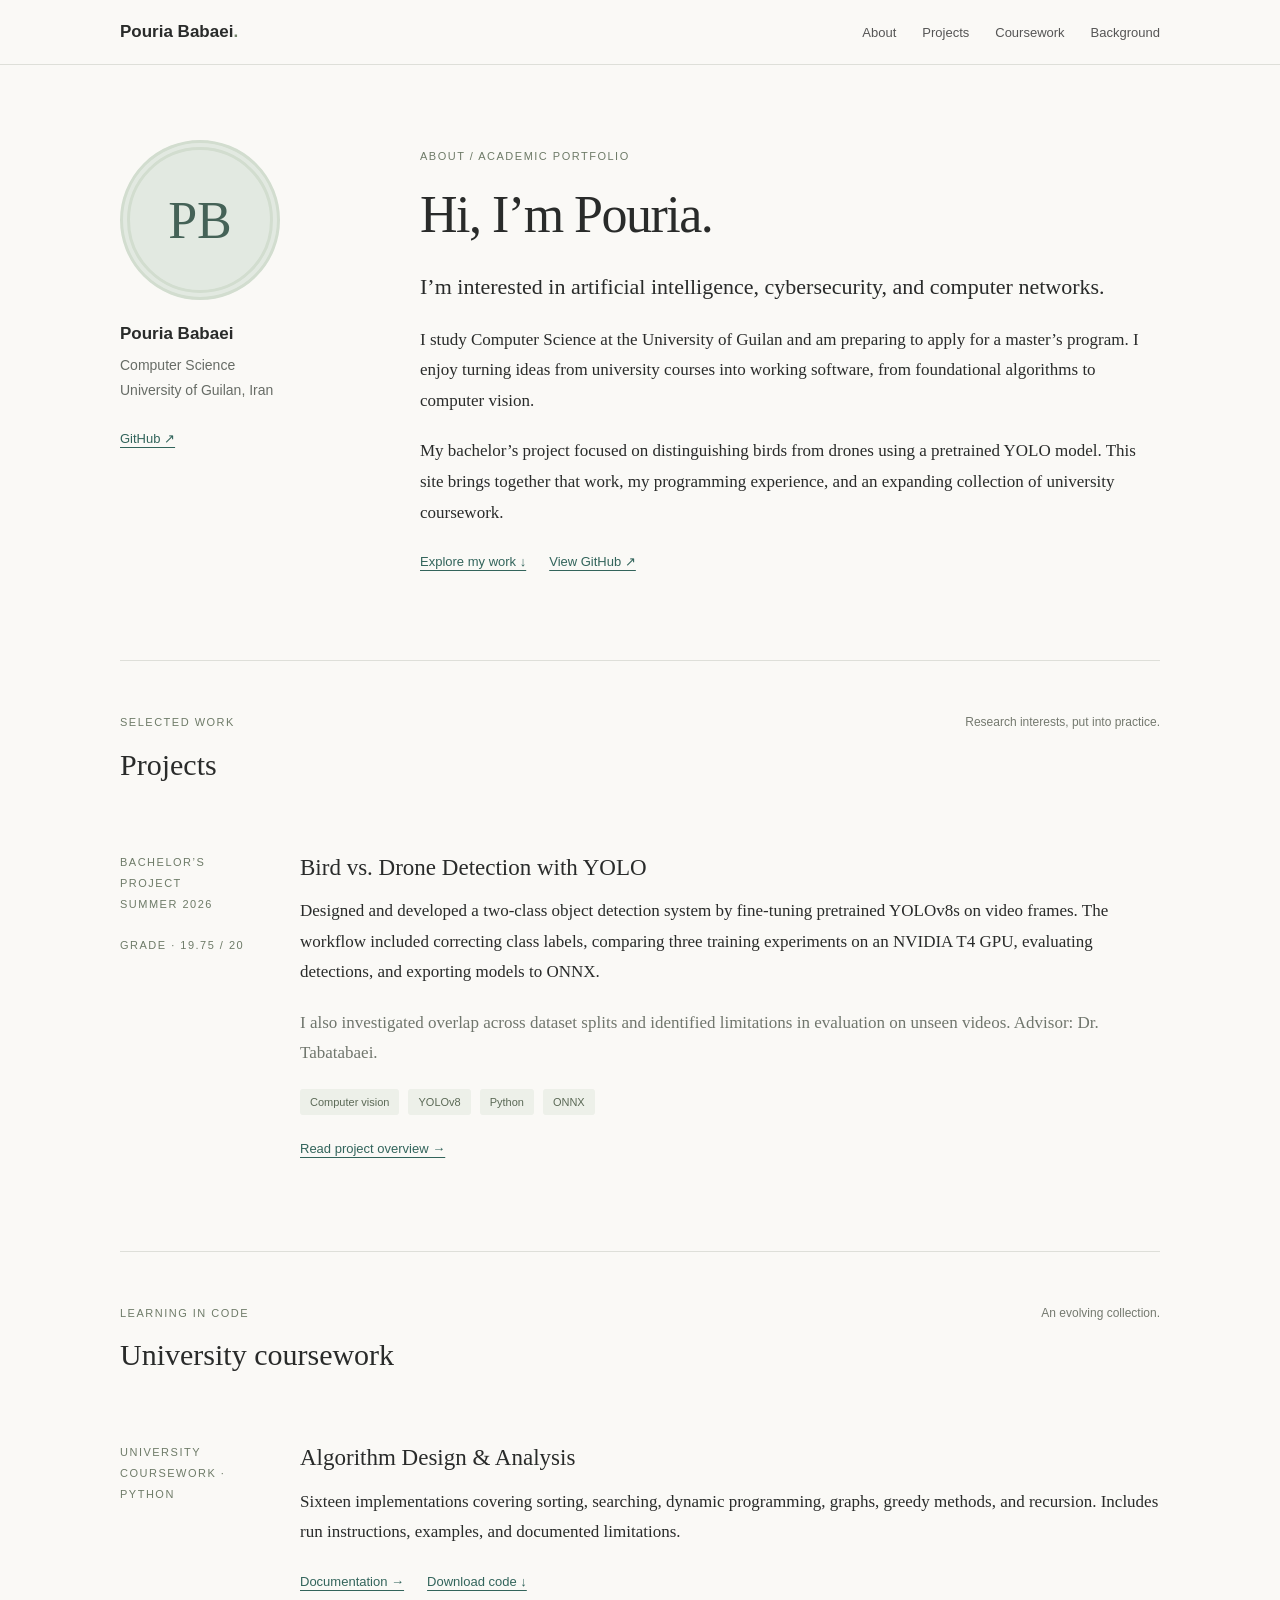
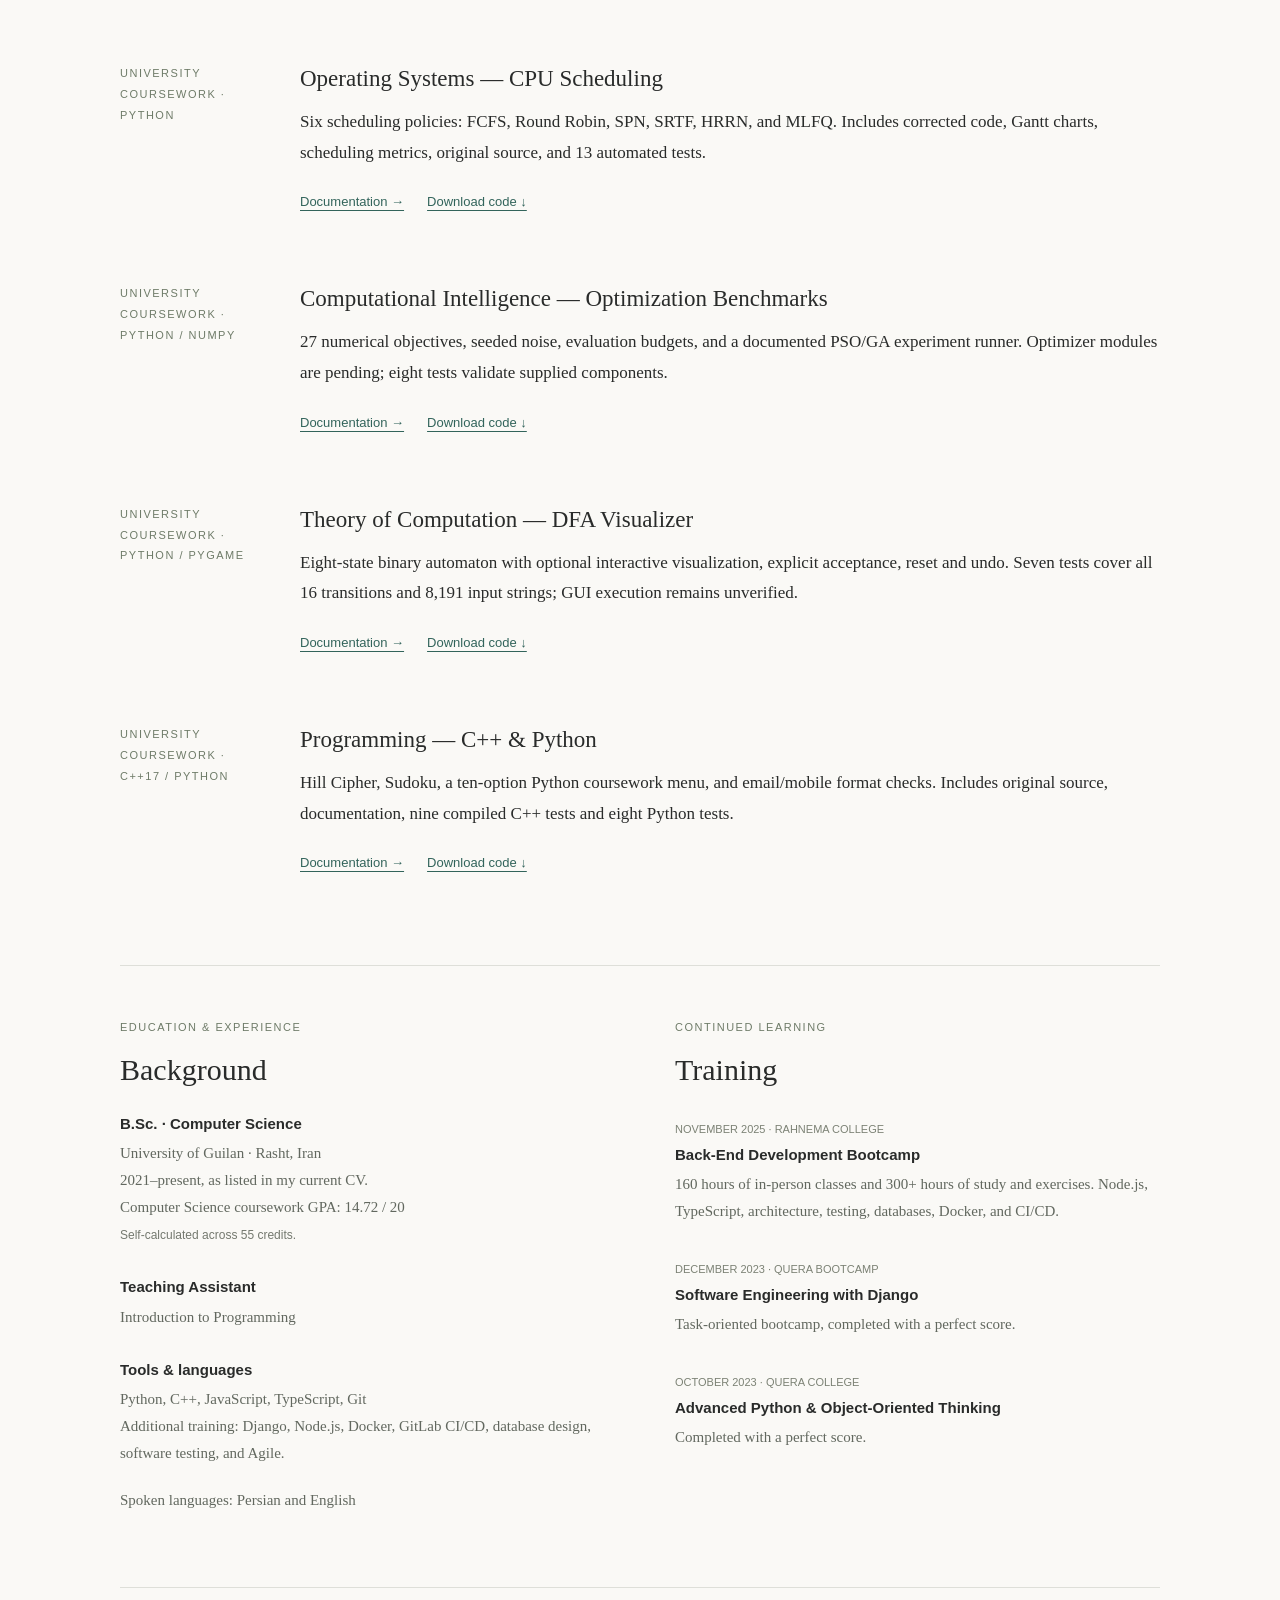
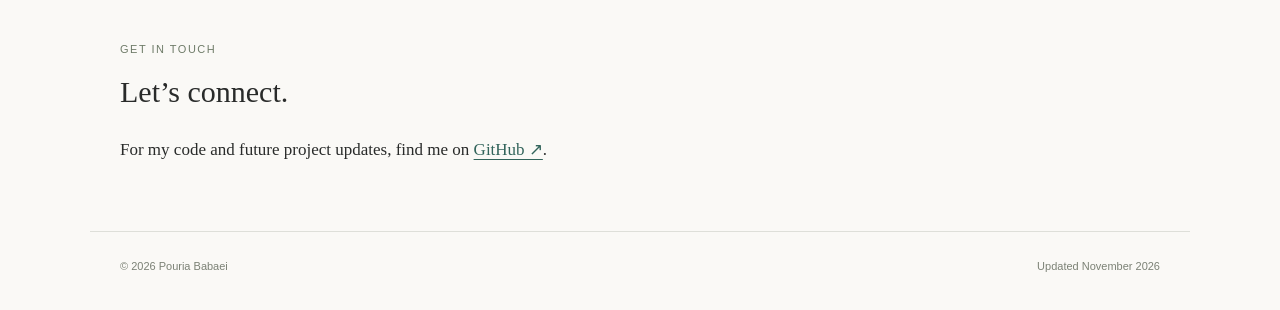
<file: index.html>
<!doctype html><html lang="en"><head><meta charset="utf-8"><meta name="viewport" content="width=device-width,initial-scale=1"><title>Pouria Babaei | Academic Portfolio</title><meta name="description" content="Pouria Babaei — Computer Science portfolio, projects and university coursework."><link rel="stylesheet" href="style.css"></head><body><header><div class="nav"><a class="brand" href="index.html">Pouria Babaei<span style="color:#72846b">.</span></a><nav aria-label="Main navigation"><a href="index.html#about">About</a><a href="index.html#projects">Projects</a><a href="index.html#coursework">Coursework</a><a href="index.html#background">Background</a></nav></div></header><main><div class="intro" id="about"><aside class="profile"><div class="portrait" aria-label="Pouria Babaei initials">PB</div><h2>Pouria Babaei</h2><p>Computer Science<br>University of Guilan, Iran</p><a href="https://github.com/pouria-b">GitHub ↗</a></aside><div><span class="eyebrow">About / Academic portfolio</span><h1>Hi, I’m Pouria.</h1><p class="lead">I’m interested in artificial intelligence, cybersecurity, and computer networks.</p><p>I study Computer Science at the University of Guilan and am preparing to apply for a master’s program. I enjoy turning ideas from university courses into working software, from foundational algorithms to computer vision.</p><p>My bachelor’s project focused on distinguishing birds from drones using a pretrained YOLO model. This site brings together that work, my programming experience, and an expanding collection of university coursework.</p><div class="links"><a href="#projects">Explore my work ↓</a><a href="https://github.com/pouria-b">View GitHub ↗</a></div></div></div><section id="projects"><div class="section-head"><div><span class="eyebrow">Selected work</span><h2>Projects</h2></div><span class="small">Research interests, put into practice.</span></div><article class="project"><div class="label">Bachelor’s project<br>Summer 2026<br><br>Grade · 19.75 / 20</div><div><h3>Bird vs. Drone Detection with YOLO</h3><p>Designed and developed a two-class object detection system by fine-tuning pretrained YOLOv8s on video frames. The workflow included correcting class labels, comparing three training experiments on an NVIDIA T4 GPU, evaluating detections, and exporting models to ONNX.</p><p class="muted">I also investigated overlap across dataset splits and identified limitations in evaluation on unseen videos. Advisor: Dr. Tabatabaei.</p><div class="tags"><span class="tag">Computer vision</span><span class="tag">YOLOv8</span><span class="tag">Python</span><span class="tag">ONNX</span></div><div class="links"><a href="projects/bird-vs-drone.html">Read project overview →</a></div></div></article></section><section id="coursework"><div class="section-head"><div><span class="eyebrow">Learning in code</span><h2>University coursework</h2></div><span class="small">An evolving collection.</span></div><div id="courses"><article class="project"><div class="label">University coursework<br>Python</div><div><h3>Algorithm Design &amp; Analysis</h3><p>Sixteen implementations covering sorting, searching, dynamic programming, graphs, greedy methods, and recursion. Includes run instructions, examples, and documented limitations.</p><div class="links"><a href="courses/algorithms/">Documentation →</a><a href="courses/algorithms/source.zip" download>Download code ↓</a></div></div></article><article class="project"><div class="label">University coursework<br>Python</div><div><h3>Operating Systems — CPU Scheduling</h3><p>Six scheduling policies with verified metrics and optional Gantt charts. Includes corrected code, original uploads, run instructions, and automated regression tests.</p><div class="links"><a href="courses/operating-systems/">Documentation →</a><a href="courses/operating-systems/source.zip" download>Download code ↓</a></div></div></article><article class="project"><div class="label">University coursework<br>Python / NumPy</div><div><h3>Computational Intelligence</h3><p>27 optimization objectives with seeded noise, evaluation budgets, and a reviewed PSO/GA experiment runner. Original optimizer modules are pending; supplied components include eight passing tests.</p><div class="links"><a href="courses/computational-intelligence/">Documentation →</a><a href="courses/computational-intelligence/source.zip" download>Download code ↓</a></div></div></article><article class="project"><div class="label">University coursework<br>Python / Pygame</div><div><h3>Theory of Computation — DFA Visualizer</h3><p>An eight-state machine recognizing binary strings whose third symbol from the right is 1. Includes the original diagram, an optional visualizer, and seven correctness tests.</p><div class="links"><a href="courses/theory-of-computation/">Documentation →</a><a href="courses/theory-of-computation/source.zip" download>Download code ↓</a></div></div></article><article class="project"><div class="label">University coursework<br>C++17</div><div><h3>Programming — C++ &amp; Python</h3><p>Hill Cipher, a Sudoku solver, a Python exercise menu, and email/mobile format validators. Includes original source, documentation, nine C++ tests and eight Python tests.</p><div class="links"><a href="courses/programming/">Documentation →</a><a href="courses/programming/source.zip" download>Download code ↓</a></div></div></article></div></section><section id="background"><div class="columns"><div><span class="eyebrow">Education & experience</span><h2>Background</h2><div class="entry"><h3>B.Sc. · Computer Science</h3><p>University of Guilan · Rasht, Iran<br>2021–present, as listed in my current CV.<br>Computer Science coursework GPA: 14.72 / 20<br><span class="small">Self-calculated across 55 credits.</span></p></div><div class="entry"><h3>Teaching Assistant</h3><p>Introduction to Programming</p></div><div class="entry"><h3>Tools & languages</h3><p>Python, C++, JavaScript, TypeScript, Git<br>Additional training: Django, Node.js, Docker, GitLab CI/CD, database design, software testing, and Agile.</p><p>Spoken languages: Persian and English</p></div></div><div><span class="eyebrow">Continued learning</span><h2>Training</h2><div class="entry"><time>NOVEMBER 2025 · RAHNEMA COLLEGE</time><h3>Back-End Development Bootcamp</h3><p>160 hours of in-person classes and 300+ hours of study and exercises. Node.js, TypeScript, architecture, testing, databases, Docker, and CI/CD.</p></div><div class="entry"><time>DECEMBER 2023 · QUERA BOOTCAMP</time><h3>Software Engineering with Django</h3><p>Task-oriented bootcamp, completed with a perfect score.</p></div><div class="entry"><time>OCTOBER 2023 · QUERA COLLEGE</time><h3>Advanced Python & Object-Oriented Thinking</h3><p>Completed with a perfect score.</p></div></div></div></section><section><span class="eyebrow">Get in touch</span><h2>Let’s connect.</h2><p>For my code and future project updates, find me on <a href="https://github.com/pouria-b">GitHub ↗</a>.</p></section></main><footer><span>© 2026 Pouria Babaei</span><span>Updated November 2026</span></footer><script src="courses.js"></script></body></html>
</file>
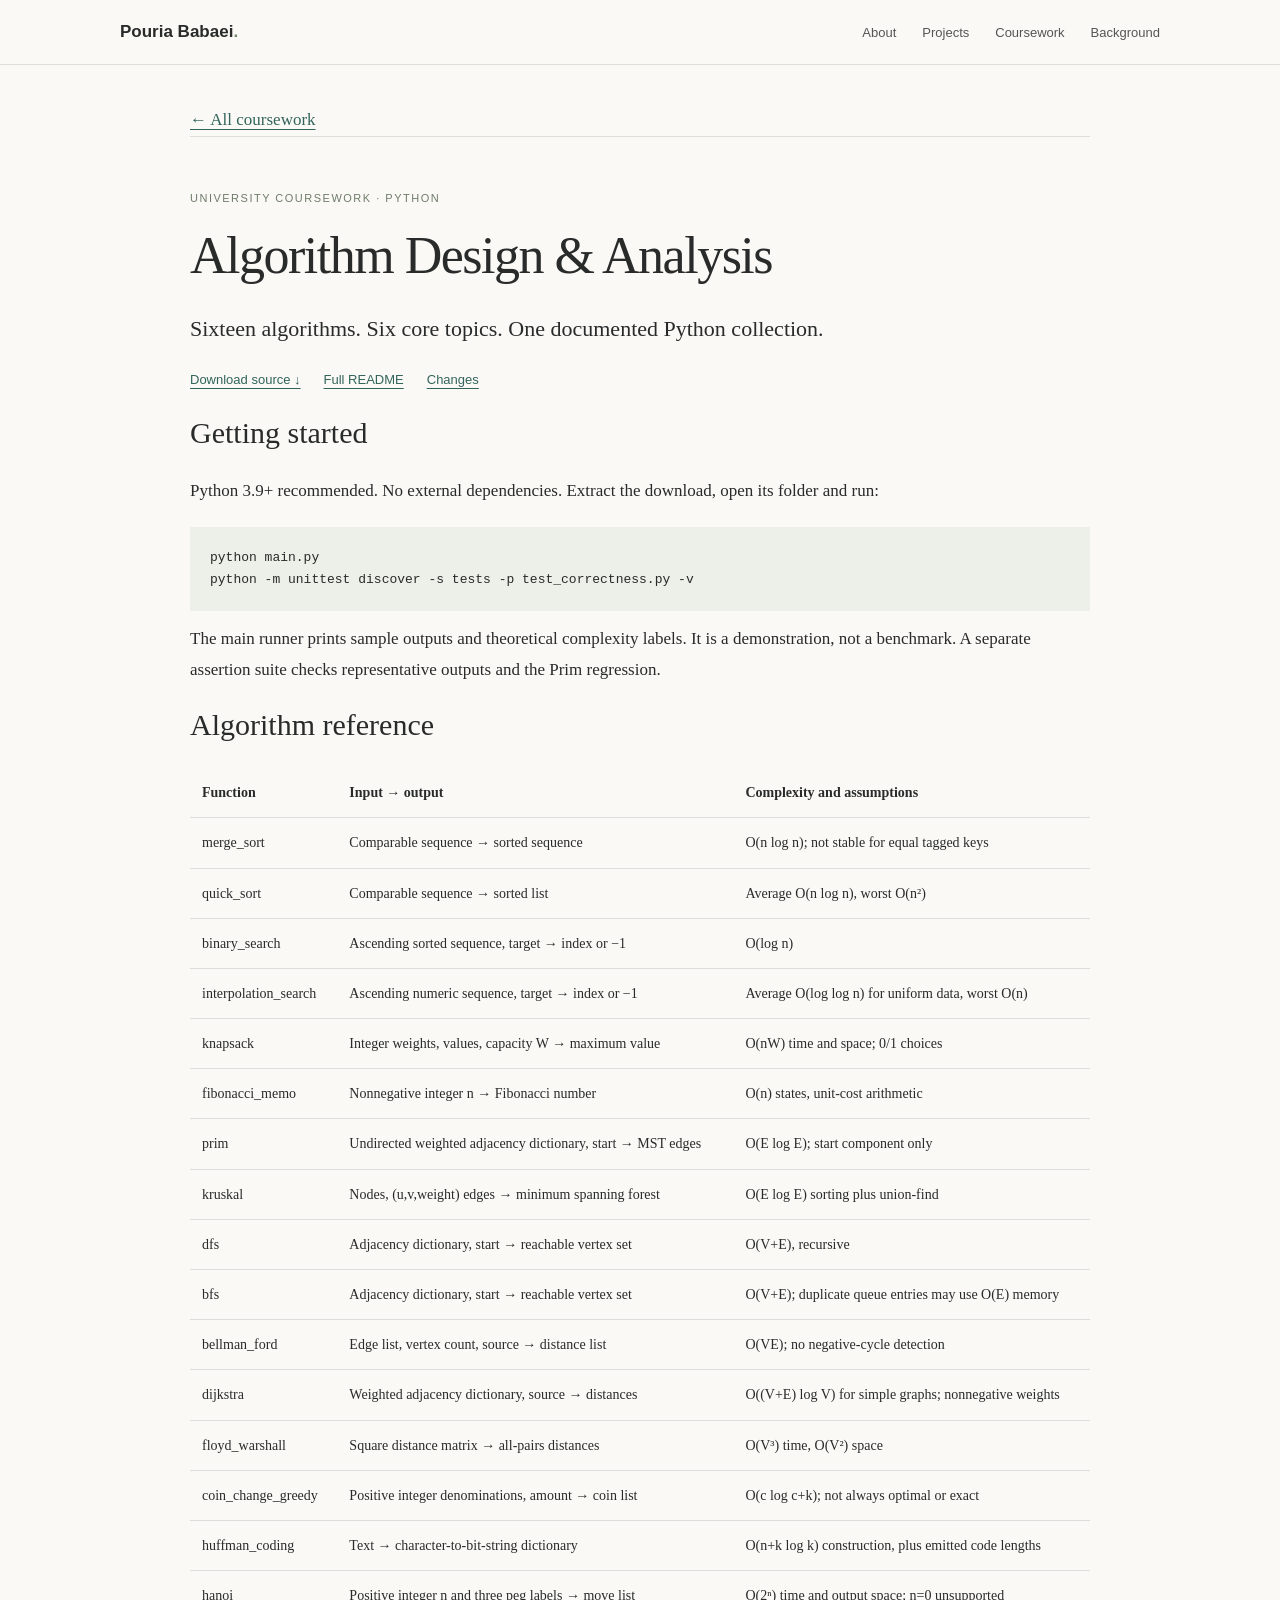
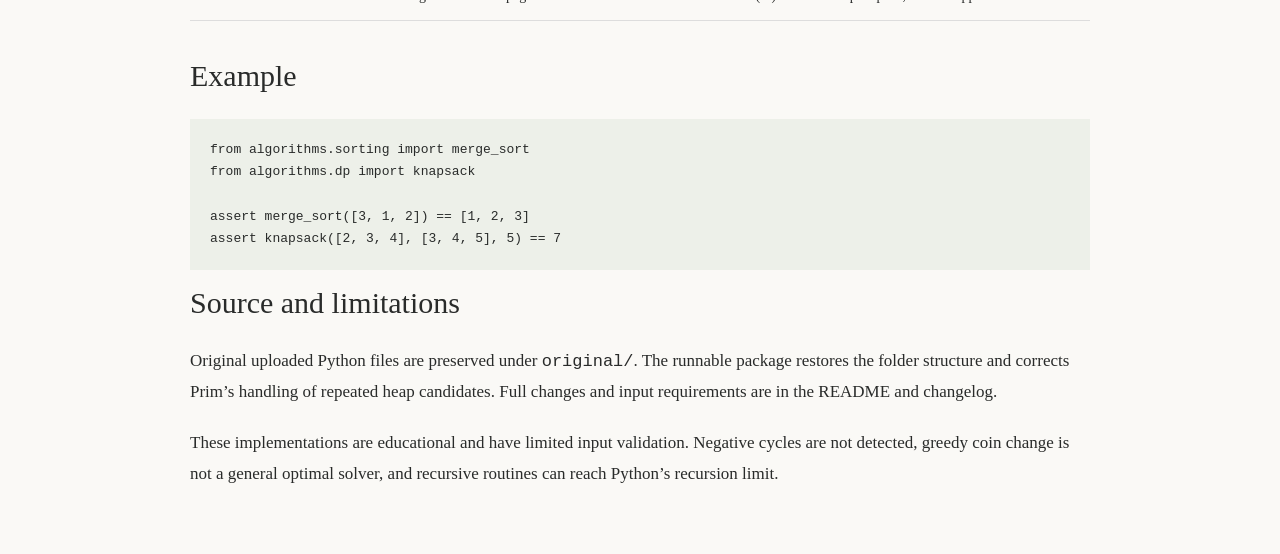
<file: courses/algorithms/index.html>
<!doctype html><html lang="en"><head><meta charset="utf-8"><meta name="viewport" content="width=device-width,initial-scale=1"><title>Algorithms | Pouria Babaei</title><meta name="description" content="Pouria Babaei — Computer Science portfolio, projects and university coursework."><base href="../../"><link rel="stylesheet" href="style.css"></head><body><header><div class="nav"><a class="brand" href="index.html">Pouria Babaei<span style="color:#72846b">.</span></a><nav aria-label="Main navigation"><a href="index.html#about">About</a><a href="index.html#projects">Projects</a><a href="index.html#coursework">Coursework</a><a href="index.html#background">Background</a></nav></div></header><main style="max-width:960px;padding-top:40px"><a href="index.html#coursework">← All coursework</a><section><span class="eyebrow">University coursework · Python</span><h1>Algorithm Design &amp; Analysis</h1><p class="lead">Sixteen algorithms. Six core topics. One documented Python collection.</p><div class="links"><a href="courses/algorithms/source.zip" download>Download source ↓</a><a href="courses/algorithms/README.md">Full README</a><a href="courses/algorithms/CHANGELOG.md">Changes</a></div><h2>Getting started</h2><p>Python 3.9+ recommended. No external dependencies. Extract the download, open its folder and run:</p><pre>python main.py
python -m unittest discover -s tests -p test_correctness.py -v</pre><p>The main runner prints sample outputs and theoretical complexity labels. It is a demonstration, not a benchmark. A separate assertion suite checks representative outputs and the Prim regression.</p><h2>Algorithm reference</h2><div class="table-wrap"><table><thead><tr><th>Function</th><th>Input → output</th><th>Complexity and assumptions</th></tr></thead><tbody><tr><td>merge_sort</td><td>Comparable sequence → sorted sequence</td><td>O(n log n); not stable for equal tagged keys</td></tr><tr><td>quick_sort</td><td>Comparable sequence → sorted list</td><td>Average O(n log n), worst O(n²)</td></tr><tr><td>binary_search</td><td>Ascending sorted sequence, target → index or −1</td><td>O(log n)</td></tr><tr><td>interpolation_search</td><td>Ascending numeric sequence, target → index or −1</td><td>Average O(log log n) for uniform data, worst O(n)</td></tr><tr><td>knapsack</td><td>Integer weights, values, capacity W → maximum value</td><td>O(nW) time and space; 0/1 choices</td></tr><tr><td>fibonacci_memo</td><td>Nonnegative integer n → Fibonacci number</td><td>O(n) states, unit-cost arithmetic</td></tr><tr><td>prim</td><td>Undirected weighted adjacency dictionary, start → MST edges</td><td>O(E log E); start component only</td></tr><tr><td>kruskal</td><td>Nodes, (u,v,weight) edges → minimum spanning forest</td><td>O(E log E) sorting plus union-find</td></tr><tr><td>dfs</td><td>Adjacency dictionary, start → reachable vertex set</td><td>O(V+E), recursive</td></tr><tr><td>bfs</td><td>Adjacency dictionary, start → reachable vertex set</td><td>O(V+E); duplicate queue entries may use O(E) memory</td></tr><tr><td>bellman_ford</td><td>Edge list, vertex count, source → distance list</td><td>O(VE); no negative-cycle detection</td></tr><tr><td>dijkstra</td><td>Weighted adjacency dictionary, source → distances</td><td>O((V+E) log V) for simple graphs; nonnegative weights</td></tr><tr><td>floyd_warshall</td><td>Square distance matrix → all-pairs distances</td><td>O(V³) time, O(V²) space</td></tr><tr><td>coin_change_greedy</td><td>Positive integer denominations, amount → coin list</td><td>O(c log c+k); not always optimal or exact</td></tr><tr><td>huffman_coding</td><td>Text → character-to-bit-string dictionary</td><td>O(n+k log k) construction, plus emitted code lengths</td></tr><tr><td>hanoi</td><td>Positive integer n and three peg labels → move list</td><td>O(2ⁿ) time and output space; n=0 unsupported</td></tr></tbody></table></div><h2 style="margin-top:35px">Example</h2><pre>from algorithms.sorting import merge_sort
from algorithms.dp import knapsack

assert merge_sort([3, 1, 2]) == [1, 2, 3]
assert knapsack([2, 3, 4], [3, 4, 5], 5) == 7</pre><h2>Source and limitations</h2><p>Original uploaded Python files are preserved under <code>original/</code>. The runnable package restores the folder structure and corrects Prim’s handling of repeated heap candidates. Full changes and input requirements are in the README and changelog.</p><p>These implementations are educational and have limited input validation. Negative cycles are not detected, greedy coin change is not a general optimal solver, and recursive routines can reach Python’s recursion limit.</p></section></main></body></html>
</file>
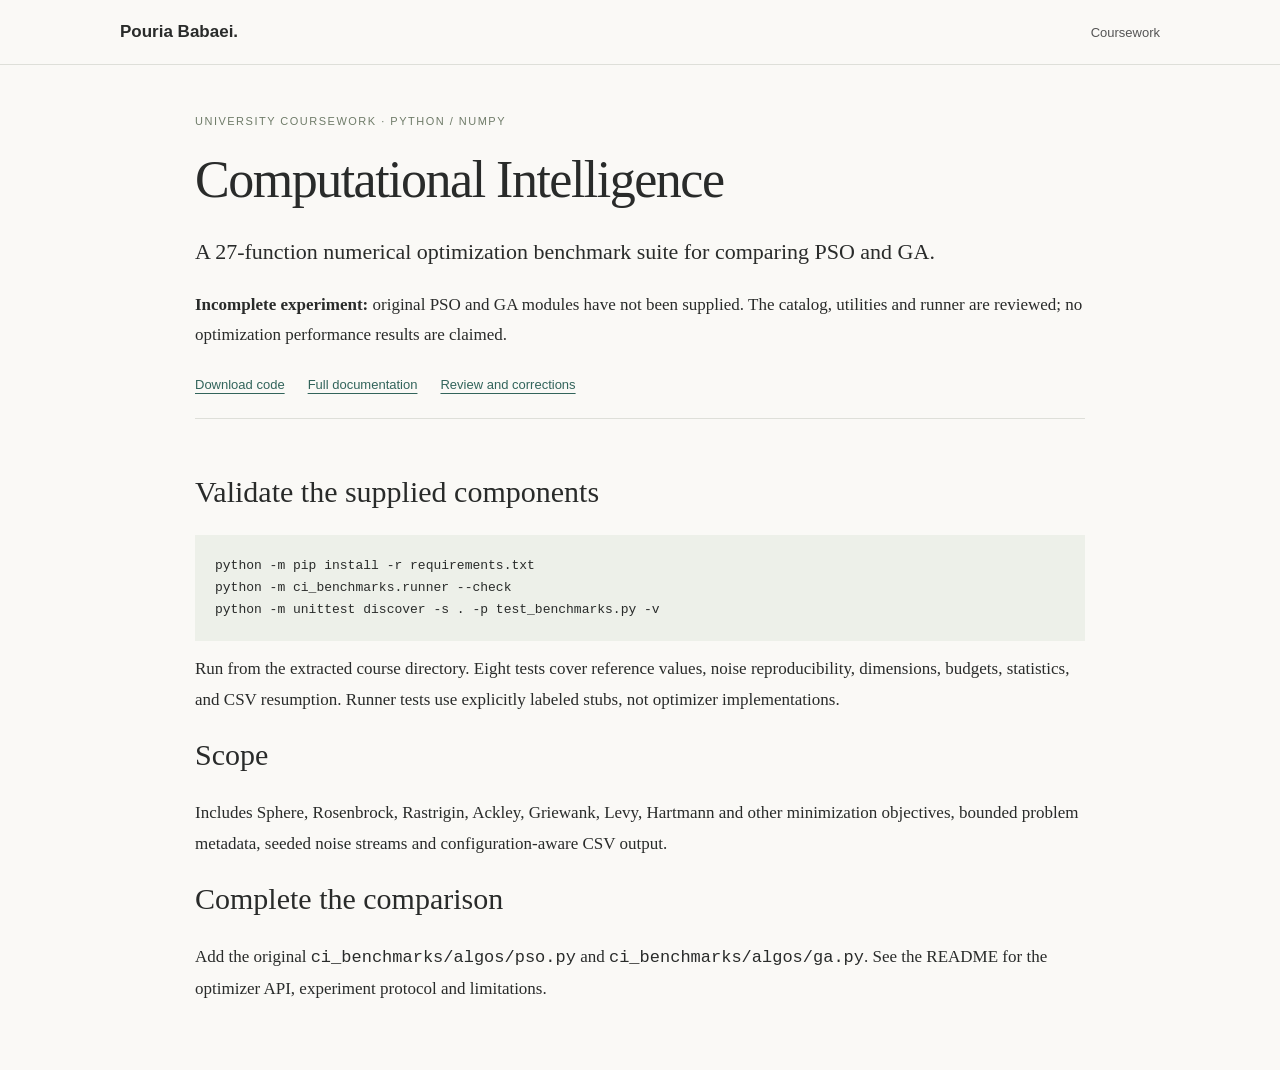
<file: courses/computational-intelligence/index.html>
<!doctype html><html lang="en"><head><meta charset="utf-8"><meta name="viewport" content="width=device-width,initial-scale=1"><title>Computational Intelligence | Pouria Babaei</title><link rel="stylesheet" href="../../style.css"></head><body><header><div class="nav"><a class="brand" href="../../index.html">Pouria Babaei.</a><nav><a href="../../index.html#coursework">Coursework</a></nav></div></header><main style="max-width:950px;padding-top:40px"><span class="eyebrow">University coursework · Python / NumPy</span><h1>Computational Intelligence</h1><p class="lead">A 27-function numerical optimization benchmark suite for comparing PSO and GA.</p><p><strong>Incomplete experiment:</strong> original PSO and GA modules have not been supplied. The catalog, utilities and runner are reviewed; no optimization performance results are claimed.</p><div class="links"><a href="source.zip" download>Download code</a><a href="README.md">Full documentation</a><a href="CHANGELOG.md">Review and corrections</a></div><section><h2>Validate the supplied components</h2><pre>python -m pip install -r requirements.txt
python -m ci_benchmarks.runner --check
python -m unittest discover -s . -p test_benchmarks.py -v</pre><p>Run from the extracted course directory. Eight tests cover reference values, noise reproducibility, dimensions, budgets, statistics, and CSV resumption. Runner tests use explicitly labeled stubs, not optimizer implementations.</p><h2>Scope</h2><p>Includes Sphere, Rosenbrock, Rastrigin, Ackley, Griewank, Levy, Hartmann and other minimization objectives, bounded problem metadata, seeded noise streams and configuration-aware CSV output.</p><h2>Complete the comparison</h2><p>Add the original <code>ci_benchmarks/algos/pso.py</code> and <code>ci_benchmarks/algos/ga.py</code>. See the README for the optimizer API, experiment protocol and limitations.</p></section></main></body></html>
</file>
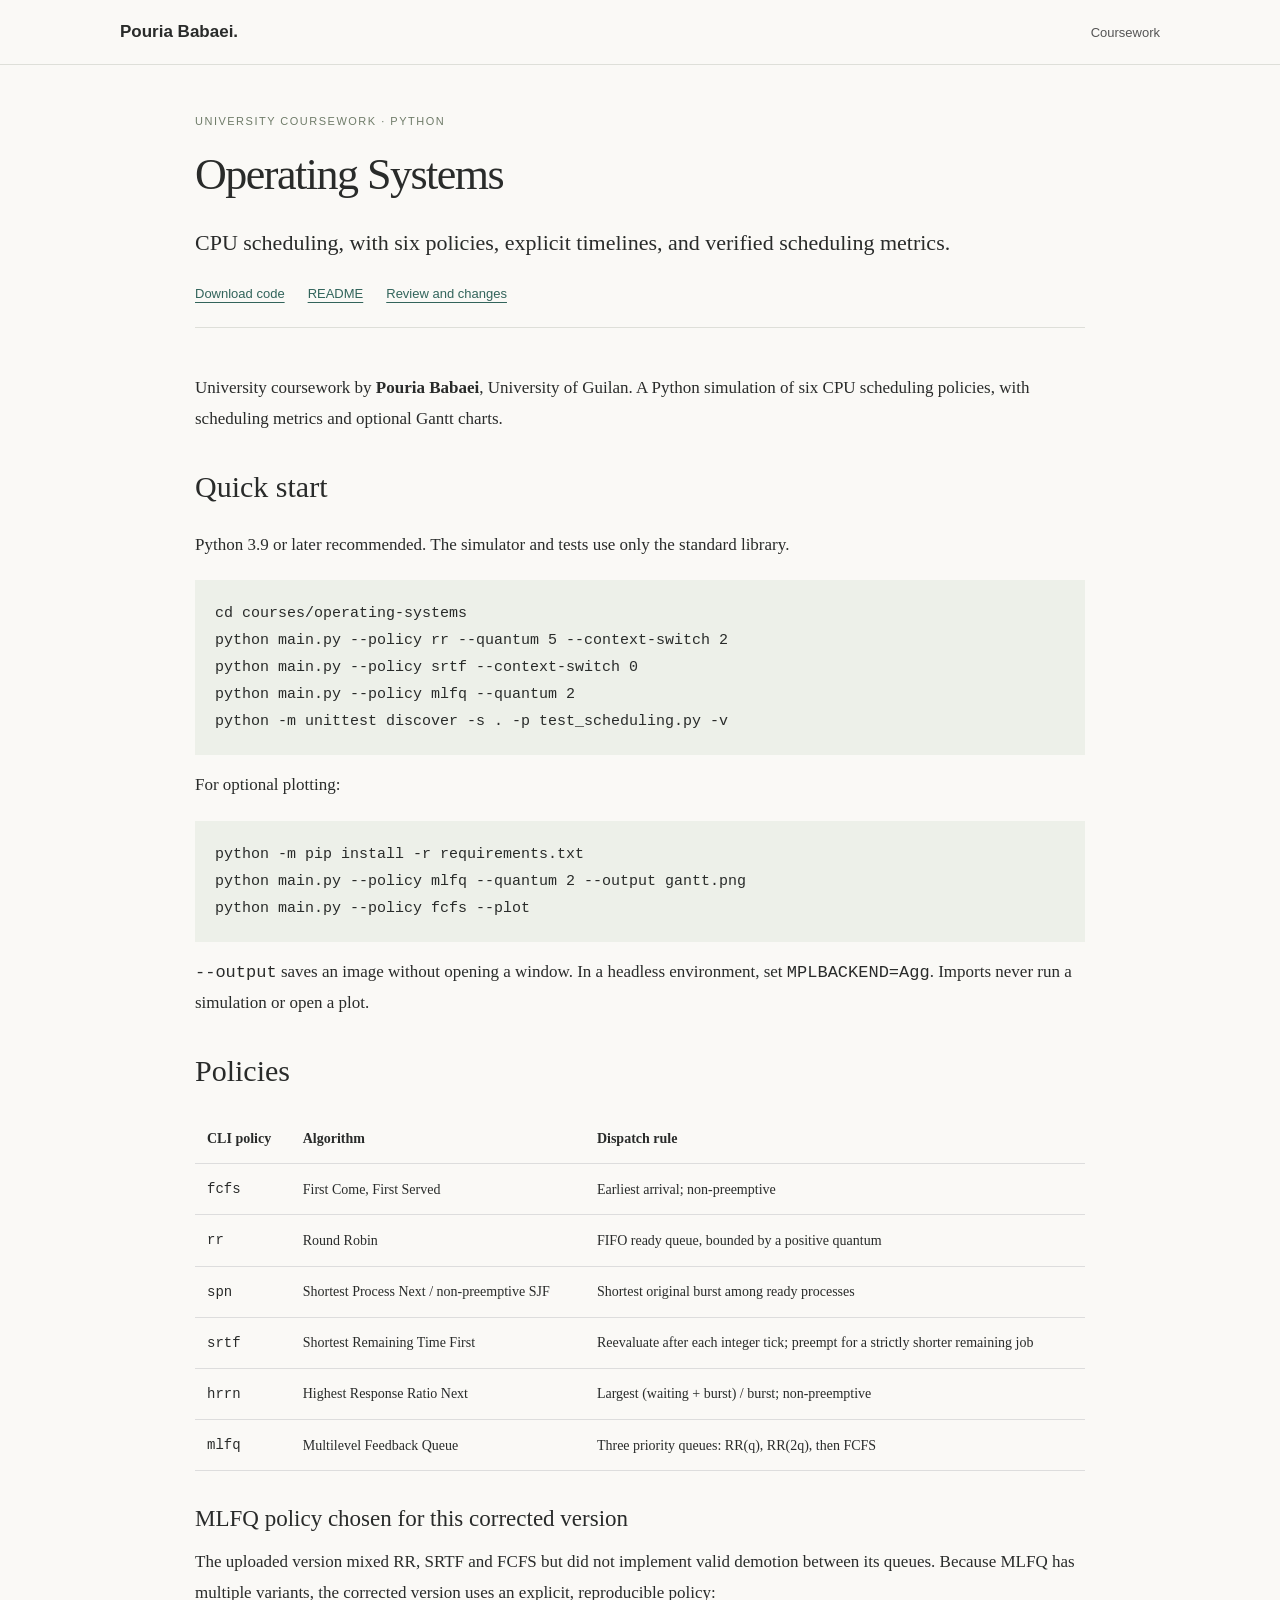
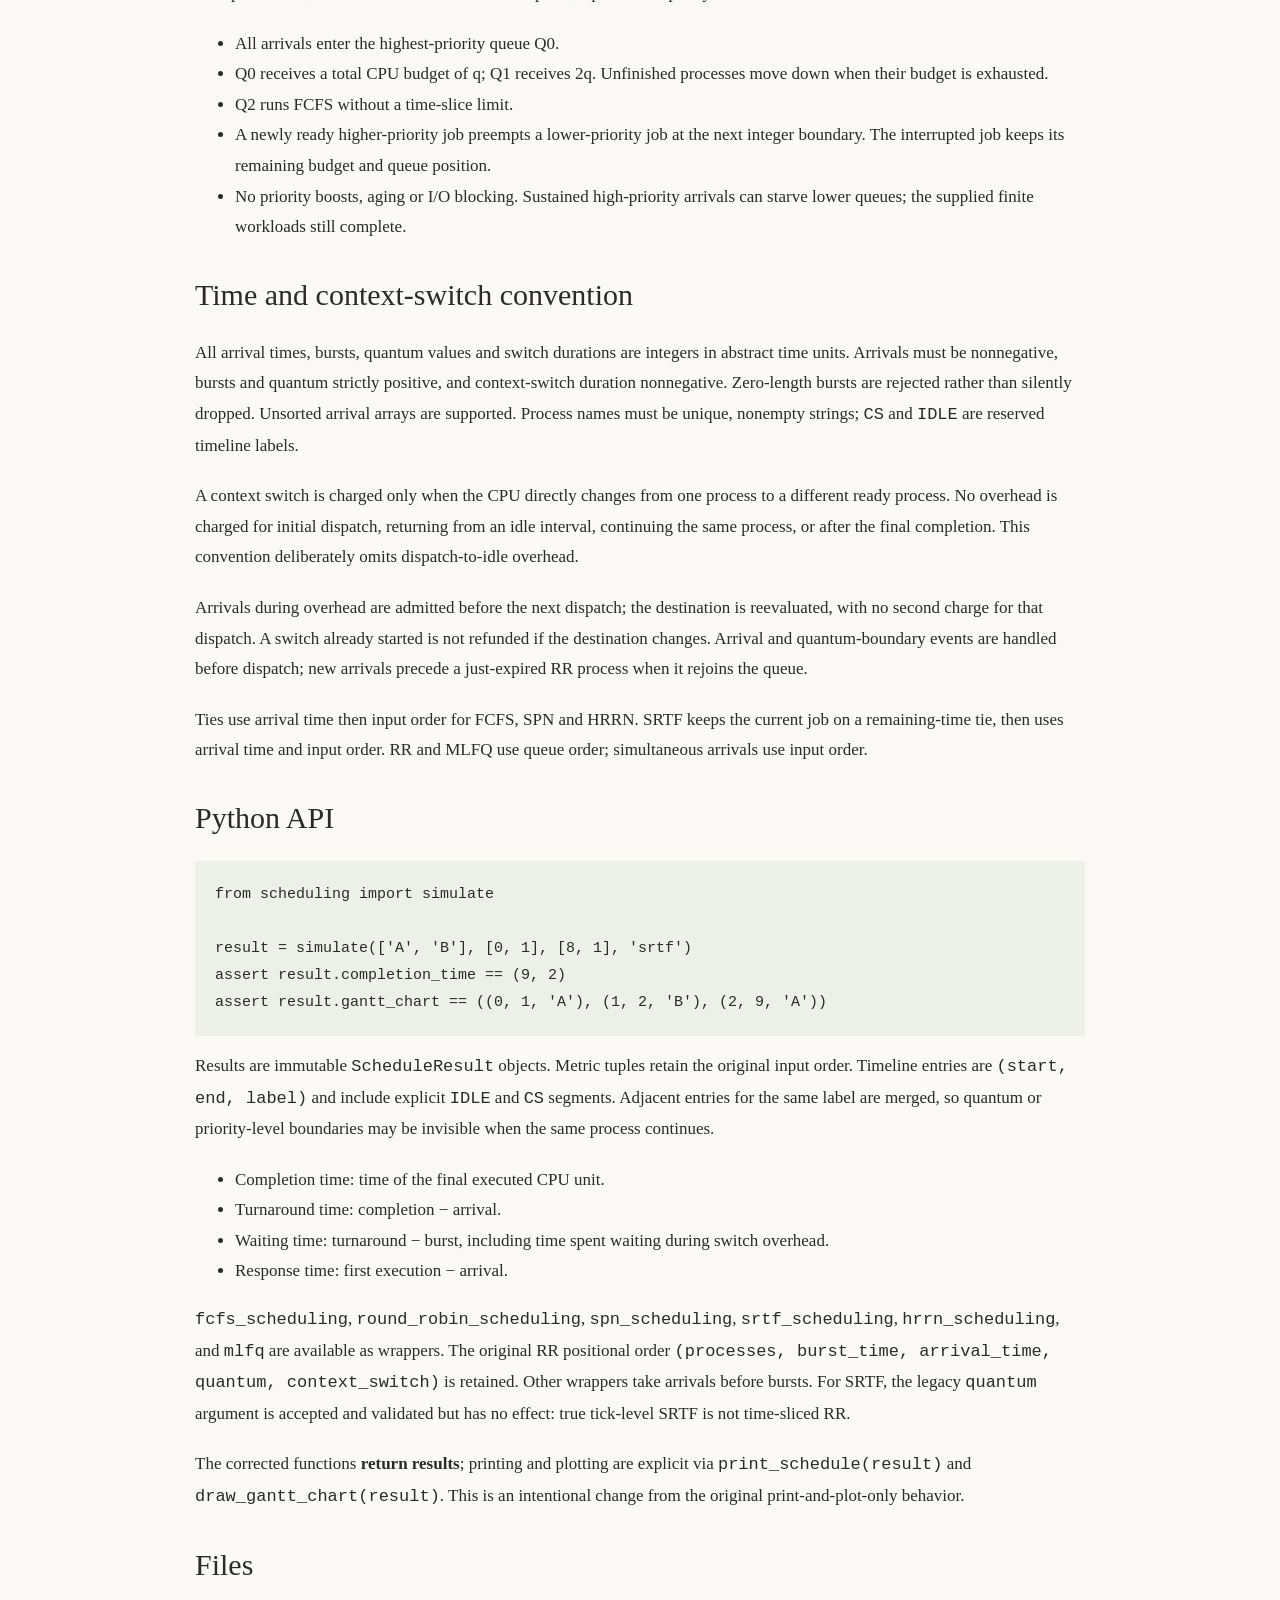
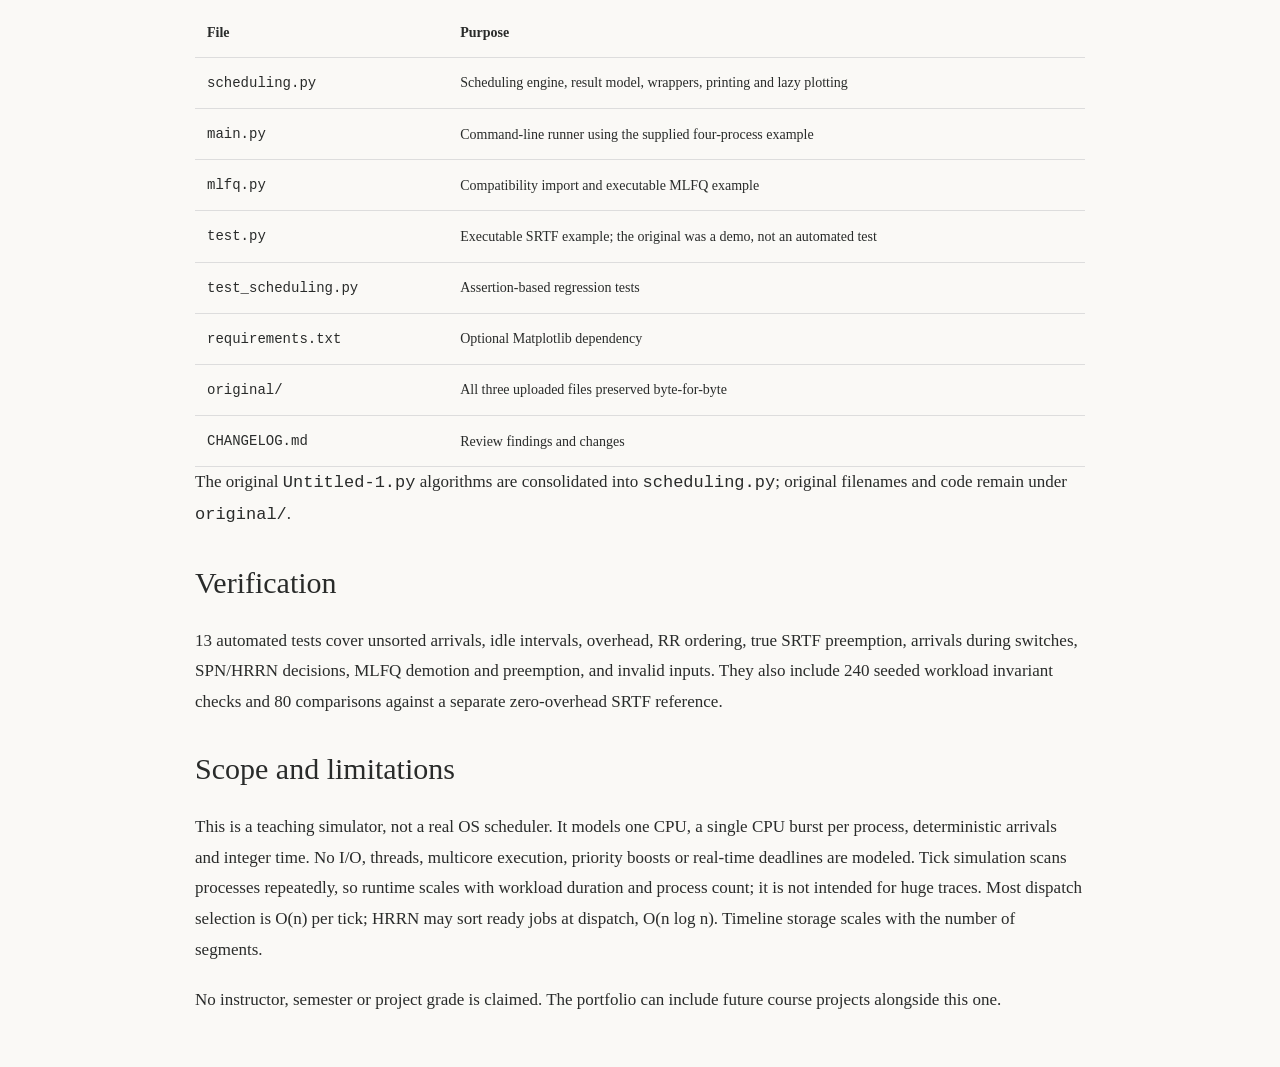
<file: courses/operating-systems/index.html>
<!doctype html><html lang="en"><head><meta charset="utf-8"><meta name="viewport" content="width=device-width,initial-scale=1"><title>Operating Systems | Pouria Babaei</title><link rel="stylesheet" href="../../style.css"><style>pre{white-space:pre-wrap;overflow-wrap:anywhere;background:transparent;padding:0;font:15px/1.8 ui-monospace,monospace}h1{font-size:44px}</style></head><body><header><div class="nav"><a class="brand" href="../../index.html">Pouria Babaei.</a><nav><a href="../../index.html#coursework">Coursework</a></nav></div></header><main style="max-width:950px;padding-top:40px"><span class="eyebrow">University coursework · Python</span><h1>Operating Systems</h1><p class="lead">CPU scheduling, with six policies, explicit timelines, and verified scheduling metrics.</p><div class="links"><a href="source.zip" download>Download code</a><a href="README.md">README</a><a href="CHANGELOG.md">Review and changes</a></div><section><p>University coursework by <strong>Pouria Babaei</strong>, University of Guilan. A Python simulation of six CPU scheduling policies, with scheduling metrics and optional Gantt charts.</p><h2 style="margin-top:32px">Quick start</h2><p>Python 3.9 or later recommended. The simulator and tests use only the standard library.</p><pre style="white-space:pre;overflow:auto;background:#edf0e9;padding:20px"><code>cd courses/operating-systems
python main.py --policy rr --quantum 5 --context-switch 2
python main.py --policy srtf --context-switch 0
python main.py --policy mlfq --quantum 2
python -m unittest discover -s . -p test_scheduling.py -v</code></pre><p>For optional plotting:</p><pre style="white-space:pre;overflow:auto;background:#edf0e9;padding:20px"><code>python -m pip install -r requirements.txt
python main.py --policy mlfq --quantum 2 --output gantt.png
python main.py --policy fcfs --plot</code></pre><p><code>--output</code> saves an image without opening a window. In a headless environment, set <code>MPLBACKEND=Agg</code>. Imports never run a simulation or open a plot.</p><h2 style="margin-top:32px">Policies</h2><div class="table-wrap"><table><thead><tr><th>CLI policy</th><th>Algorithm</th><th>Dispatch rule</th></tr></thead><tbody><tr><td><code>fcfs</code></td><td>First Come, First Served</td><td>Earliest arrival; non-preemptive</td></tr><tr><td><code>rr</code></td><td>Round Robin</td><td>FIFO ready queue, bounded by a positive quantum</td></tr><tr><td><code>spn</code></td><td>Shortest Process Next / non-preemptive SJF</td><td>Shortest original burst among ready processes</td></tr><tr><td><code>srtf</code></td><td>Shortest Remaining Time First</td><td>Reevaluate after each integer tick; preempt for a strictly shorter remaining job</td></tr><tr><td><code>hrrn</code></td><td>Highest Response Ratio Next</td><td>Largest (waiting + burst) / burst; non-preemptive</td></tr><tr><td><code>mlfq</code></td><td>Multilevel Feedback Queue</td><td>Three priority queues: RR(q), RR(2q), then FCFS</td></tr></tbody></table></div><h3 style="margin-top:32px">MLFQ policy chosen for this corrected version</h3><p>The uploaded version mixed RR, SRTF and FCFS but did not implement valid demotion between its queues. Because MLFQ has multiple variants, the corrected version uses an explicit, reproducible policy:</p><ul><li>All arrivals enter the highest-priority queue Q0.</li><li>Q0 receives a total CPU budget of q; Q1 receives 2q. Unfinished processes move down when their budget is exhausted.</li><li>Q2 runs FCFS without a time-slice limit.</li><li>A newly ready higher-priority job preempts a lower-priority job at the next integer boundary. The interrupted job keeps its remaining budget and queue position.</li><li>No priority boosts, aging or I/O blocking. Sustained high-priority arrivals can starve lower queues; the supplied finite workloads still complete.</li></ul><h2 style="margin-top:32px">Time and context-switch convention</h2><p>All arrival times, bursts, quantum values and switch durations are integers in abstract time units. Arrivals must be nonnegative, bursts and quantum strictly positive, and context-switch duration nonnegative. Zero-length bursts are rejected rather than silently dropped. Unsorted arrival arrays are supported. Process names must be unique, nonempty strings; <code>CS</code> and <code>IDLE</code> are reserved timeline labels.</p><p>A context switch is charged only when the CPU directly changes from one process to a different ready process. No overhead is charged for initial dispatch, returning from an idle interval, continuing the same process, or after the final completion. This convention deliberately omits dispatch-to-idle overhead.</p><p>Arrivals during overhead are admitted before the next dispatch; the destination is reevaluated, with no second charge for that dispatch. A switch already started is not refunded if the destination changes. Arrival and quantum-boundary events are handled before dispatch; new arrivals precede a just-expired RR process when it rejoins the queue.</p><p>Ties use arrival time then input order for FCFS, SPN and HRRN. SRTF keeps the current job on a remaining-time tie, then uses arrival time and input order. RR and MLFQ use queue order; simultaneous arrivals use input order.</p><h2 style="margin-top:32px">Python API</h2><pre style="white-space:pre;overflow:auto;background:#edf0e9;padding:20px"><code>from scheduling import simulate

result = simulate([&#x27;A&#x27;, &#x27;B&#x27;], [0, 1], [8, 1], &#x27;srtf&#x27;)
assert result.completion_time == (9, 2)
assert result.gantt_chart == ((0, 1, &#x27;A&#x27;), (1, 2, &#x27;B&#x27;), (2, 9, &#x27;A&#x27;))</code></pre><p>Results are immutable <code>ScheduleResult</code> objects. Metric tuples retain the original input order. Timeline entries are <code>(start, end, label)</code> and include explicit <code>IDLE</code> and <code>CS</code> segments. Adjacent entries for the same label are merged, so quantum or priority-level boundaries may be invisible when the same process continues.</p><ul><li>Completion time: time of the final executed CPU unit.</li><li>Turnaround time: completion − arrival.</li><li>Waiting time: turnaround − burst, including time spent waiting during switch overhead.</li><li>Response time: first execution − arrival.</li></ul><p><code>fcfs_scheduling</code>, <code>round_robin_scheduling</code>, <code>spn_scheduling</code>, <code>srtf_scheduling</code>, <code>hrrn_scheduling</code>, and <code>mlfq</code> are available as wrappers. The original RR positional order <code>(processes, burst_time, arrival_time, quantum, context_switch)</code> is retained. Other wrappers take arrivals before bursts. For SRTF, the legacy <code>quantum</code> argument is accepted and validated but has no effect: true tick-level SRTF is not time-sliced RR.</p><p>The corrected functions <strong>return results</strong>; printing and plotting are explicit via <code>print_schedule(result)</code> and <code>draw_gantt_chart(result)</code>. This is an intentional change from the original print-and-plot-only behavior.</p><h2 style="margin-top:32px">Files</h2><div class="table-wrap"><table><thead><tr><th>File</th><th>Purpose</th></tr></thead><tbody><tr><td><code>scheduling.py</code></td><td>Scheduling engine, result model, wrappers, printing and lazy plotting</td></tr><tr><td><code>main.py</code></td><td>Command-line runner using the supplied four-process example</td></tr><tr><td><code>mlfq.py</code></td><td>Compatibility import and executable MLFQ example</td></tr><tr><td><code>test.py</code></td><td>Executable SRTF example; the original was a demo, not an automated test</td></tr><tr><td><code>test_scheduling.py</code></td><td>Assertion-based regression tests</td></tr><tr><td><code>requirements.txt</code></td><td>Optional Matplotlib dependency</td></tr><tr><td><code>original/</code></td><td>All three uploaded files preserved byte-for-byte</td></tr><tr><td><code>CHANGELOG.md</code></td><td>Review findings and changes</td></tr></tbody></table></div><p>The original <code>Untitled-1.py</code> algorithms are consolidated into <code>scheduling.py</code>; original filenames and code remain under <code>original/</code>.</p><h2 style="margin-top:32px">Verification</h2><p>13 automated tests cover unsorted arrivals, idle intervals, overhead, RR ordering, true SRTF preemption, arrivals during switches, SPN/HRRN decisions, MLFQ demotion and preemption, and invalid inputs. They also include 240 seeded workload invariant checks and 80 comparisons against a separate zero-overhead SRTF reference.</p><h2 style="margin-top:32px">Scope and limitations</h2><p>This is a teaching simulator, not a real OS scheduler. It models one CPU, a single CPU burst per process, deterministic arrivals and integer time. No I/O, threads, multicore execution, priority boosts or real-time deadlines are modeled. Tick simulation scans processes repeatedly, so runtime scales with workload duration and process count; it is not intended for huge traces. Most dispatch selection is O(n) per tick; HRRN may sort ready jobs at dispatch, O(n log n). Timeline storage scales with the number of segments.</p><p>No instructor, semester or project grade is claimed. The portfolio can include future course projects alongside this one.</p></section></main></body></html>
</file>
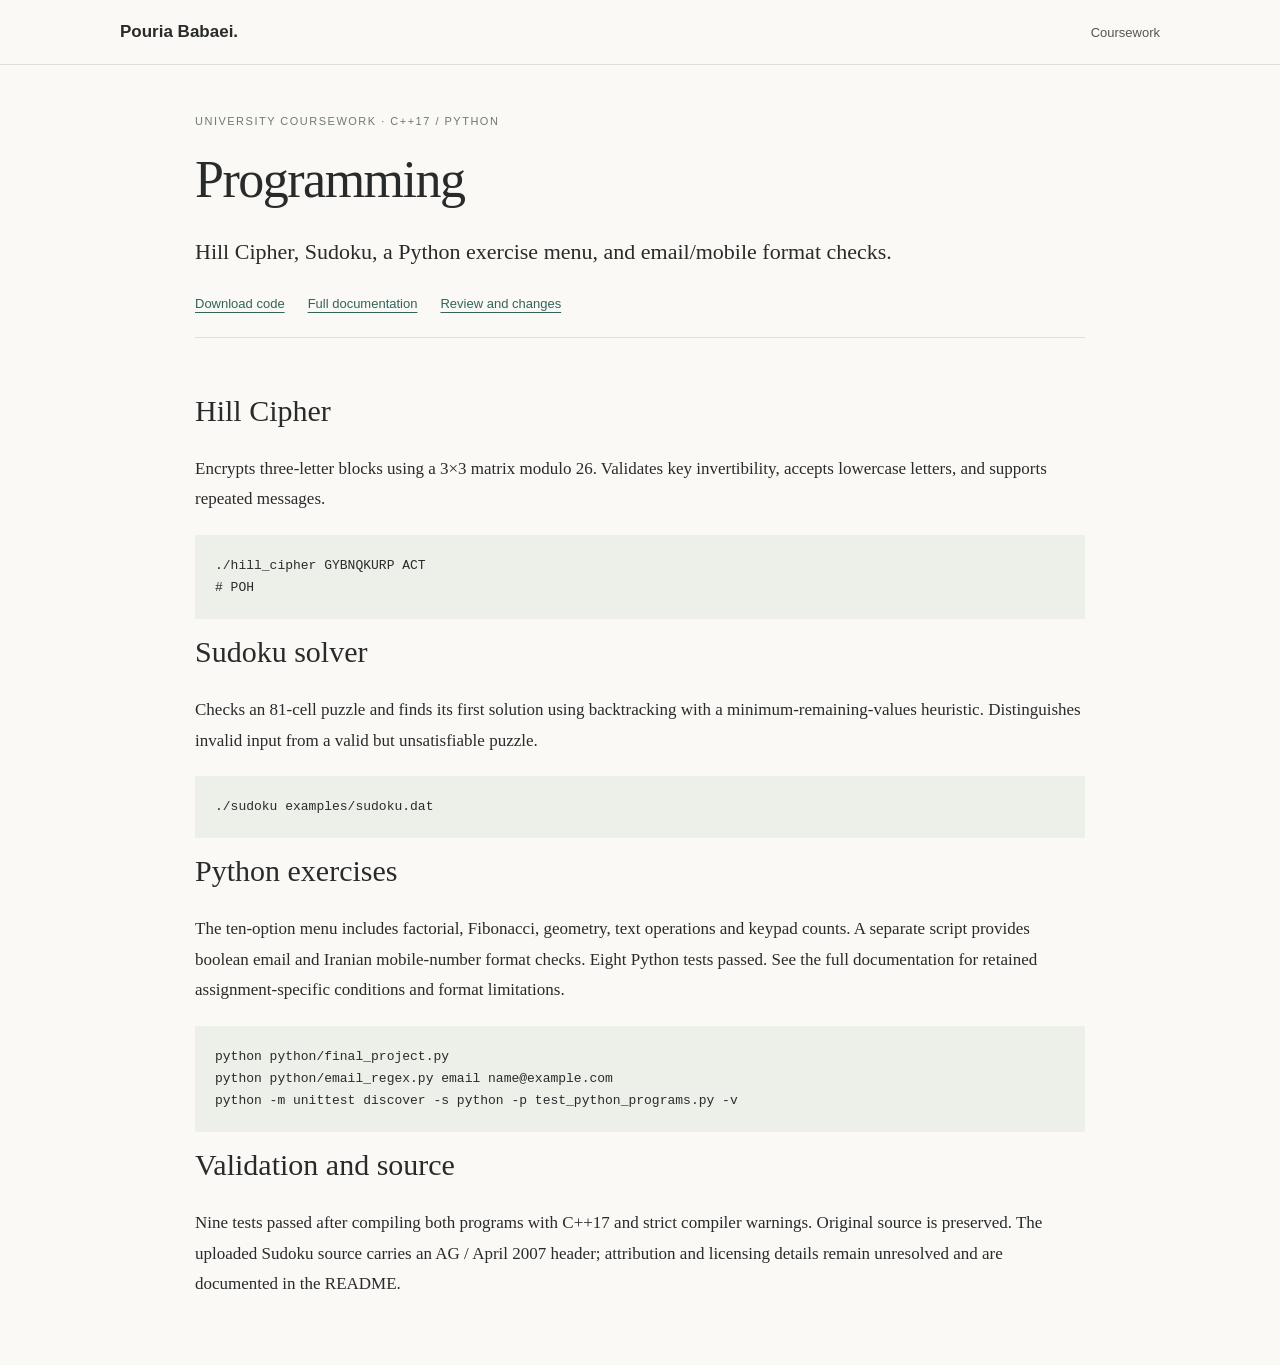
<file: courses/programming/index.html>
<!doctype html><html lang="en"><head><meta charset="utf-8"><meta name="viewport" content="width=device-width,initial-scale=1"><title>Programming | Pouria Babaei</title><link rel="stylesheet" href="../../style.css"></head><body><header><div class="nav"><a class="brand" href="../../index.html">Pouria Babaei.</a><nav><a href="../../index.html#coursework">Coursework</a></nav></div></header><main style="max-width:950px;padding-top:40px"><span class="eyebrow">University coursework · C++17 / Python</span><h1>Programming</h1><p class="lead">Hill Cipher, Sudoku, a Python exercise menu, and email/mobile format checks.</p><div class="links"><a href="source.zip" download>Download code</a><a href="README.md">Full documentation</a><a href="CHANGELOG.md">Review and changes</a></div><section><h2>Hill Cipher</h2><p>Encrypts three-letter blocks using a 3×3 matrix modulo 26. Validates key invertibility, accepts lowercase letters, and supports repeated messages.</p><pre>./hill_cipher GYBNQKURP ACT
# POH</pre><h2>Sudoku solver</h2><p>Checks an 81-cell puzzle and finds its first solution using backtracking with a minimum-remaining-values heuristic. Distinguishes invalid input from a valid but unsatisfiable puzzle.</p><pre>./sudoku examples/sudoku.dat</pre><h2>Python exercises</h2><p>The ten-option menu includes factorial, Fibonacci, geometry, text operations and keypad counts. A separate script provides boolean email and Iranian mobile-number format checks. Eight Python tests passed. See the full documentation for retained assignment-specific conditions and format limitations.</p><pre>python python/final_project.py
python python/email_regex.py email name@example.com
python -m unittest discover -s python -p test_python_programs.py -v</pre><h2>Validation and source</h2><p>Nine tests passed after compiling both programs with C++17 and strict compiler warnings. Original source is preserved. The uploaded Sudoku source carries an AG / April 2007 header; attribution and licensing details remain unresolved and are documented in the README.</p></section></main></body></html>
</file>
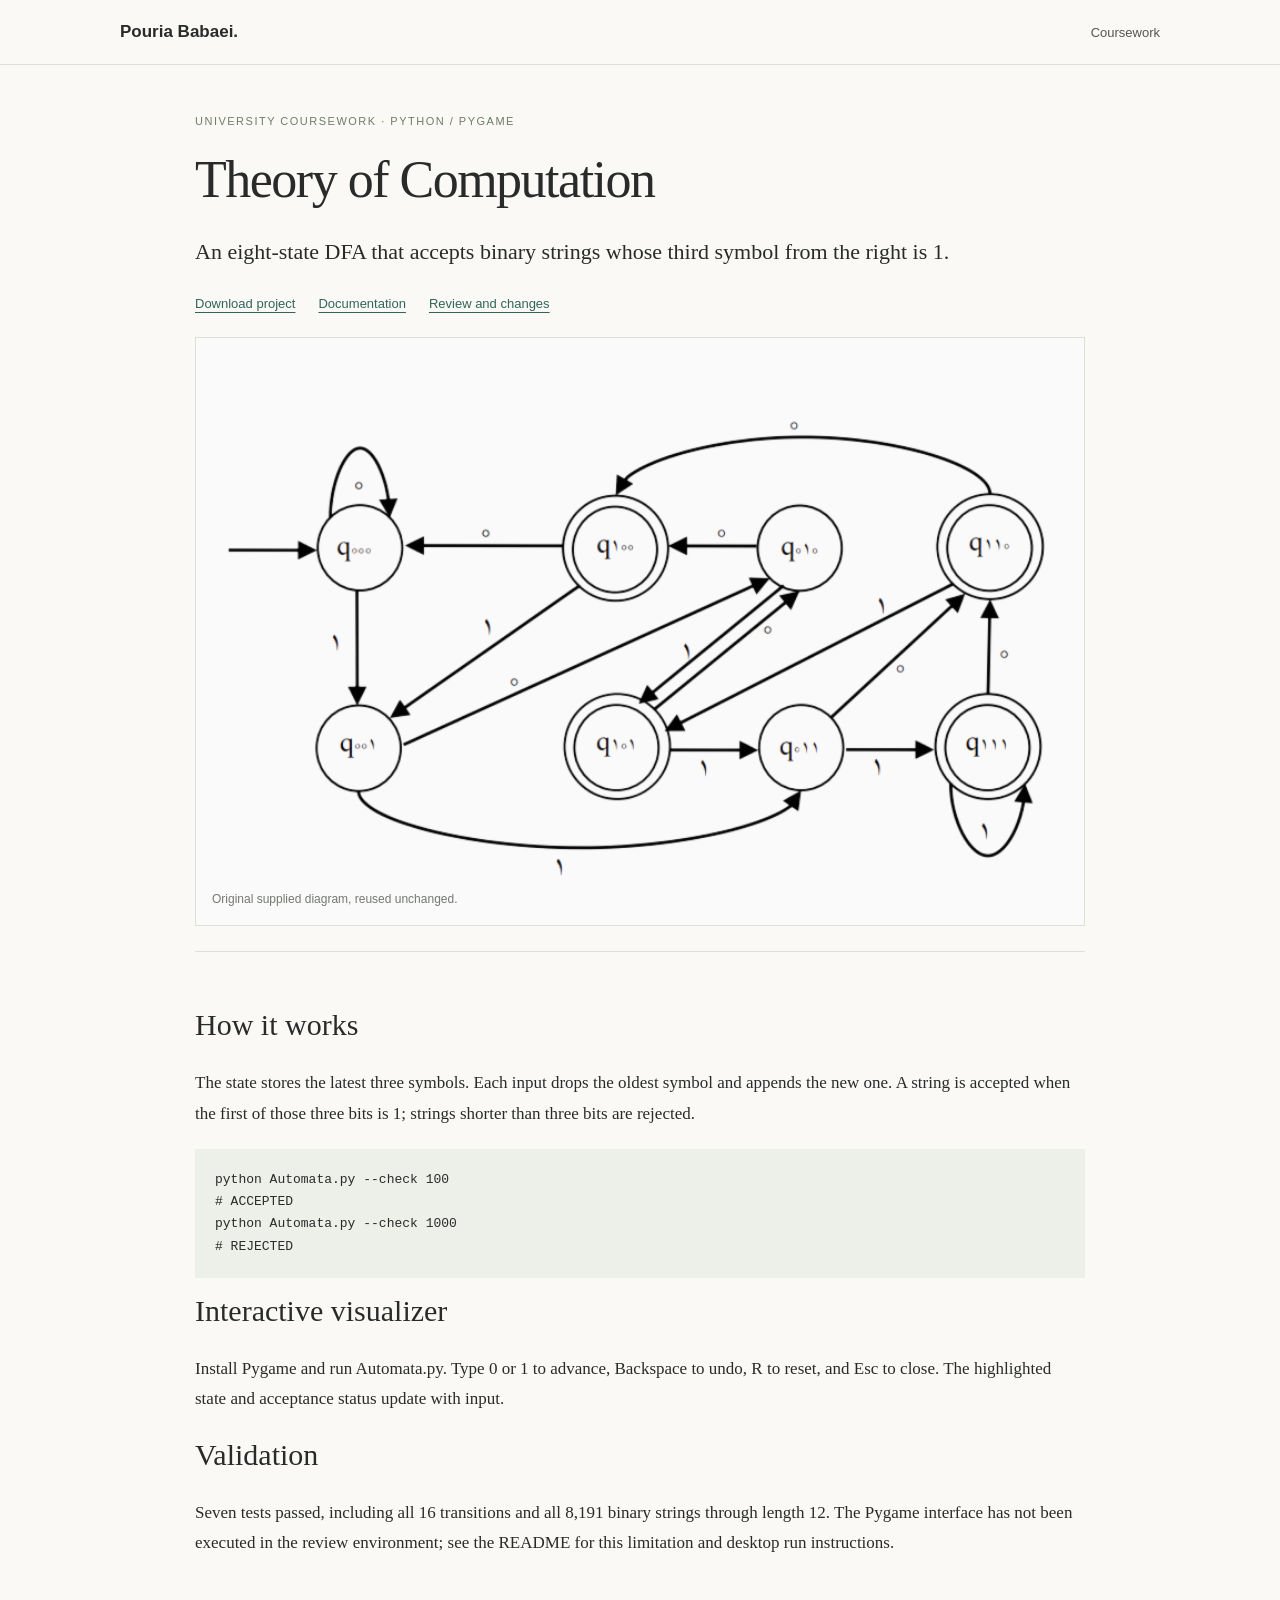
<file: courses/theory-of-computation/index.html>
<!doctype html><html lang="en"><head><meta charset="utf-8"><meta name="viewport" content="width=device-width,initial-scale=1"><title>Theory of Computation | Pouria Babaei</title><link rel="stylesheet" href="../../style.css"></head><body><header><div class="nav"><a class="brand" href="../../index.html">Pouria Babaei.</a><nav><a href="../../index.html#coursework">Coursework</a></nav></div></header><main style="max-width:950px;padding-top:40px"><span class="eyebrow">University coursework · Python / Pygame</span><h1>Theory of Computation</h1><p class="lead">An eight-state DFA that accepts binary strings whose third symbol from the right is 1.</p><div class="links"><a href="source.zip" download>Download project</a><a href="README.md">Documentation</a><a href="CHANGELOG.md">Review and changes</a></div><figure style="margin:25px 0;padding:16px;background:#fafafa;border:1px solid #dedfd9"><img src="at.png" alt="Eight-state binary DFA. Initial state 000; accepting states 100, 101, 110, 111." style="display:block;width:100%;height:auto"><figcaption class="small">Original supplied diagram, reused unchanged.</figcaption></figure><section><h2>How it works</h2><p>The state stores the latest three symbols. Each input drops the oldest symbol and appends the new one. A string is accepted when the first of those three bits is 1; strings shorter than three bits are rejected.</p><pre>python Automata.py --check 100
# ACCEPTED
python Automata.py --check 1000
# REJECTED</pre><h2>Interactive visualizer</h2><p>Install Pygame and run Automata.py. Type 0 or 1 to advance, Backspace to undo, R to reset, and Esc to close. The highlighted state and acceptance status update with input.</p><h2>Validation</h2><p>Seven tests passed, including all 16 transitions and all 8,191 binary strings through length 12. The Pygame interface has not been executed in the review environment; see the README for this limitation and desktop run instructions.</p></section></main></body></html>
</file>
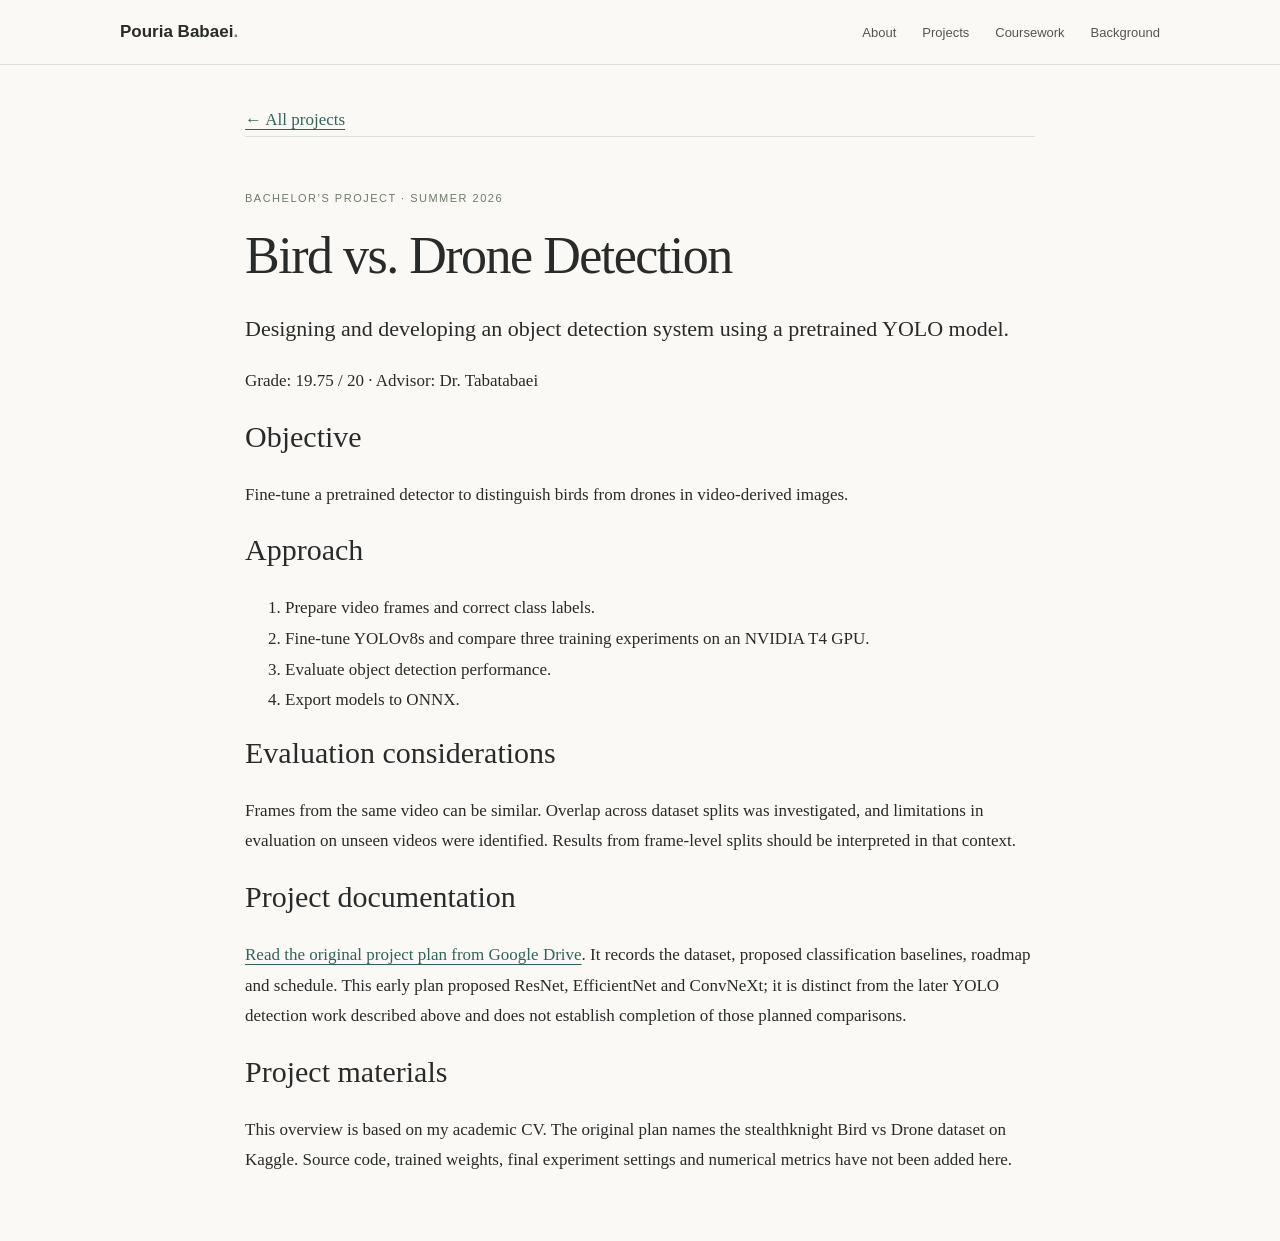
<file: projects/bird-vs-drone.html>
<!doctype html><html lang="en"><head><meta charset="utf-8"><meta name="viewport" content="width=device-width,initial-scale=1"><title>Bird vs. Drone | Pouria Babaei</title><meta name="description" content="Pouria Babaei — Computer Science portfolio, projects and university coursework."><base href="../"><link rel="stylesheet" href="style.css"></head><body><header><div class="nav"><a class="brand" href="index.html">Pouria Babaei<span style="color:#72846b">.</span></a><nav aria-label="Main navigation"><a href="index.html#about">About</a><a href="index.html#projects">Projects</a><a href="index.html#coursework">Coursework</a><a href="index.html#background">Background</a></nav></div></header><main style="max-width:850px;padding-top:40px"><a href="index.html#projects">← All projects</a><section><span class="eyebrow">Bachelor’s project · Summer 2026</span><h1>Bird vs. Drone Detection</h1><p class="lead">Designing and developing an object detection system using a pretrained YOLO model.</p><p>Grade: 19.75 / 20 · Advisor: Dr. Tabatabaei</p><h2>Objective</h2><p>Fine-tune a pretrained detector to distinguish birds from drones in video-derived images.</p><h2>Approach</h2><ol><li>Prepare video frames and correct class labels.</li><li>Fine-tune YOLOv8s and compare three training experiments on an NVIDIA T4 GPU.</li><li>Evaluate object detection performance.</li><li>Export models to ONNX.</li></ol><h2>Evaluation considerations</h2><p>Frames from the same video can be similar. Overlap across dataset splits was investigated, and limitations in evaluation on unseen videos were identified. Results from frame-level splits should be interpreted in that context.</p><h2>Project documentation</h2><p><a href="projects/bird-vs-drone/PROJECT_PLAN.md">Read the original project plan from Google Drive</a>. It records the dataset, proposed classification baselines, roadmap and schedule. This early plan proposed ResNet, EfficientNet and ConvNeXt; it is distinct from the later YOLO detection work described above and does not establish completion of those planned comparisons.</p><h2>Project materials</h2><p>This overview is based on my academic CV. The original plan names the stealthknight Bird vs Drone dataset on Kaggle. Source code, trained weights, final experiment settings and numerical metrics have not been added here.</p></section></main></body></html>
</file>
<file: style.css>
*{box-sizing:border-box}html{scroll-behavior:smooth;scroll-padding-top:90px}body{margin:0;background:#faf9f6;color:#292b2a;font:17px/1.8 Georgia,serif}a{color:#32645b;text-underline-offset:4px}a:hover{color:#173d34}header{position:sticky;top:0;background:#faf9f6f5;border-bottom:1px solid #dedfd9;z-index:5}.nav{max-width:1100px;margin:auto;padding:22px 30px;display:flex;justify-content:space-between;align-items:center}.brand{font:600 17px Arial;text-decoration:none;color:#292b2a}nav{display:flex;gap:26px;font:13px Arial}nav a{text-decoration:none;color:#555}main{max-width:1100px;padding:0 30px;margin:auto}.intro{display:grid;grid-template-columns:225px 1fr;gap:75px;padding:75px 0 65px}.portrait{width:160px;height:160px;border-radius:50%;background:#e2e9e1;display:grid;place-items:center;font:52px Georgia;color:#456257;margin-bottom:24px;border:10px double #d2ddcf}.profile h2{font:600 17px Arial;margin:0 0 9px}.profile p{font:14px/1.8 Arial;color:#676c66}.profile>a{font:13px Arial}.eyebrow,.label{font:11px/1.9 Arial;letter-spacing:1.5px;text-transform:uppercase;color:#6e7b68}h1{font-weight:400;font-size:52px;line-height:1.15;margin:14px 0 25px;letter-spacing:-1.5px}h2{font-size:30px;font-weight:400;line-height:1.3;margin:8px 0 24px}h3{font-size:23px;font-weight:400;line-height:1.4;margin:0 0 12px}p{margin:0 0 20px}.lead{font-size:22px;line-height:1.6}.muted{color:#70766d}.links{display:flex;gap:23px;font:13px Arial;margin:26px 0;flex-wrap:wrap}section{padding:45px 0;border-top:1px solid #dedfd9}.section-head{display:flex;justify-content:space-between;align-items:baseline;margin-bottom:20px}.small{font:12px/1.7 Arial;color:#74796f}.project{display:grid;grid-template-columns:145px 1fr;gap:35px;padding:24px 0}.tags{display:flex;gap:9px;flex-wrap:wrap}.tag{font:11px Arial;background:#edf0e9;padding:7px 10px;border-radius:3px;color:#5b6956}.columns{display:grid;grid-template-columns:1fr 1fr;gap:70px}.entry{margin-bottom:28px}.entry h3{font:600 15px/1.5 Arial;margin:0 0 5px}.entry p{font-size:15px;color:#62685f}.entry time{font:11px Arial;color:#7c8275}footer{max-width:1100px;margin:auto;padding:28px 30px 38px;display:flex;justify-content:space-between;border-top:1px solid #dedfd9;font:11px Arial;color:#7b8175}pre{padding:20px;background:#edf0e9;overflow:auto;font:13px/1.7 monospace}.table-wrap{overflow:auto}table{border-collapse:collapse;width:100%;font-size:14px}td,th{padding:12px;text-align:left;border-bottom:1px solid #ddd}a:focus-visible{outline:3px solid #759f8c;outline-offset:4px}@media(max-width:720px){.nav{padding:18px 20px}nav{gap:14px;font-size:12px}.brand{font-size:14px}main{padding:0 22px}.intro{grid-template-columns:1fr;gap:30px;padding:40px 0}.profile{display:grid;grid-template-columns:88px 1fr;gap:0 20px;align-items:center}.portrait{grid-row:1/4;width:88px;height:88px;font-size:30px;margin:0}.profile p{margin:0}.profile h2{margin:0}h1{font-size:39px}.lead{font-size:20px}.project{grid-template-columns:1fr;gap:12px}.columns{grid-template-columns:1fr;gap:20px}.section-head{display:block}footer{gap:20px}nav a:last-child{display:none}}@media(prefers-reduced-motion:reduce){html{scroll-behavior:auto}}
</file>
